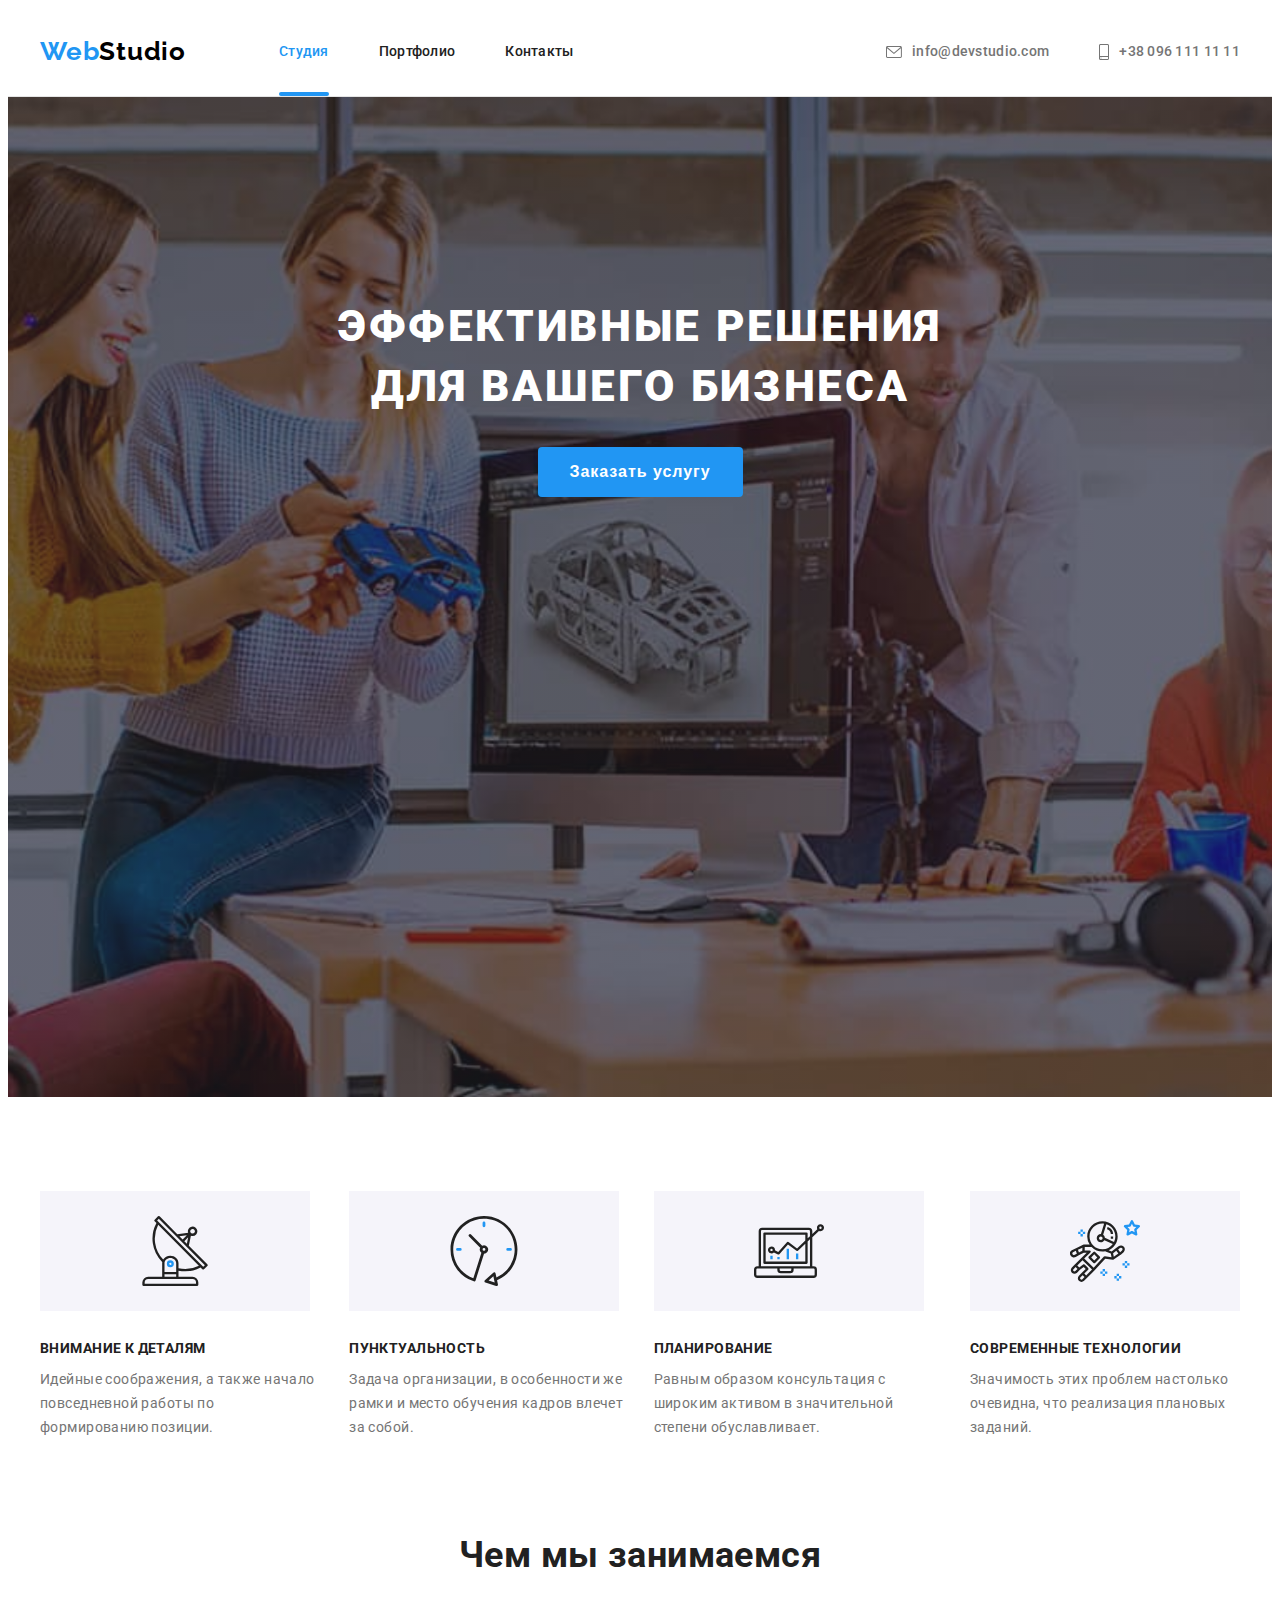
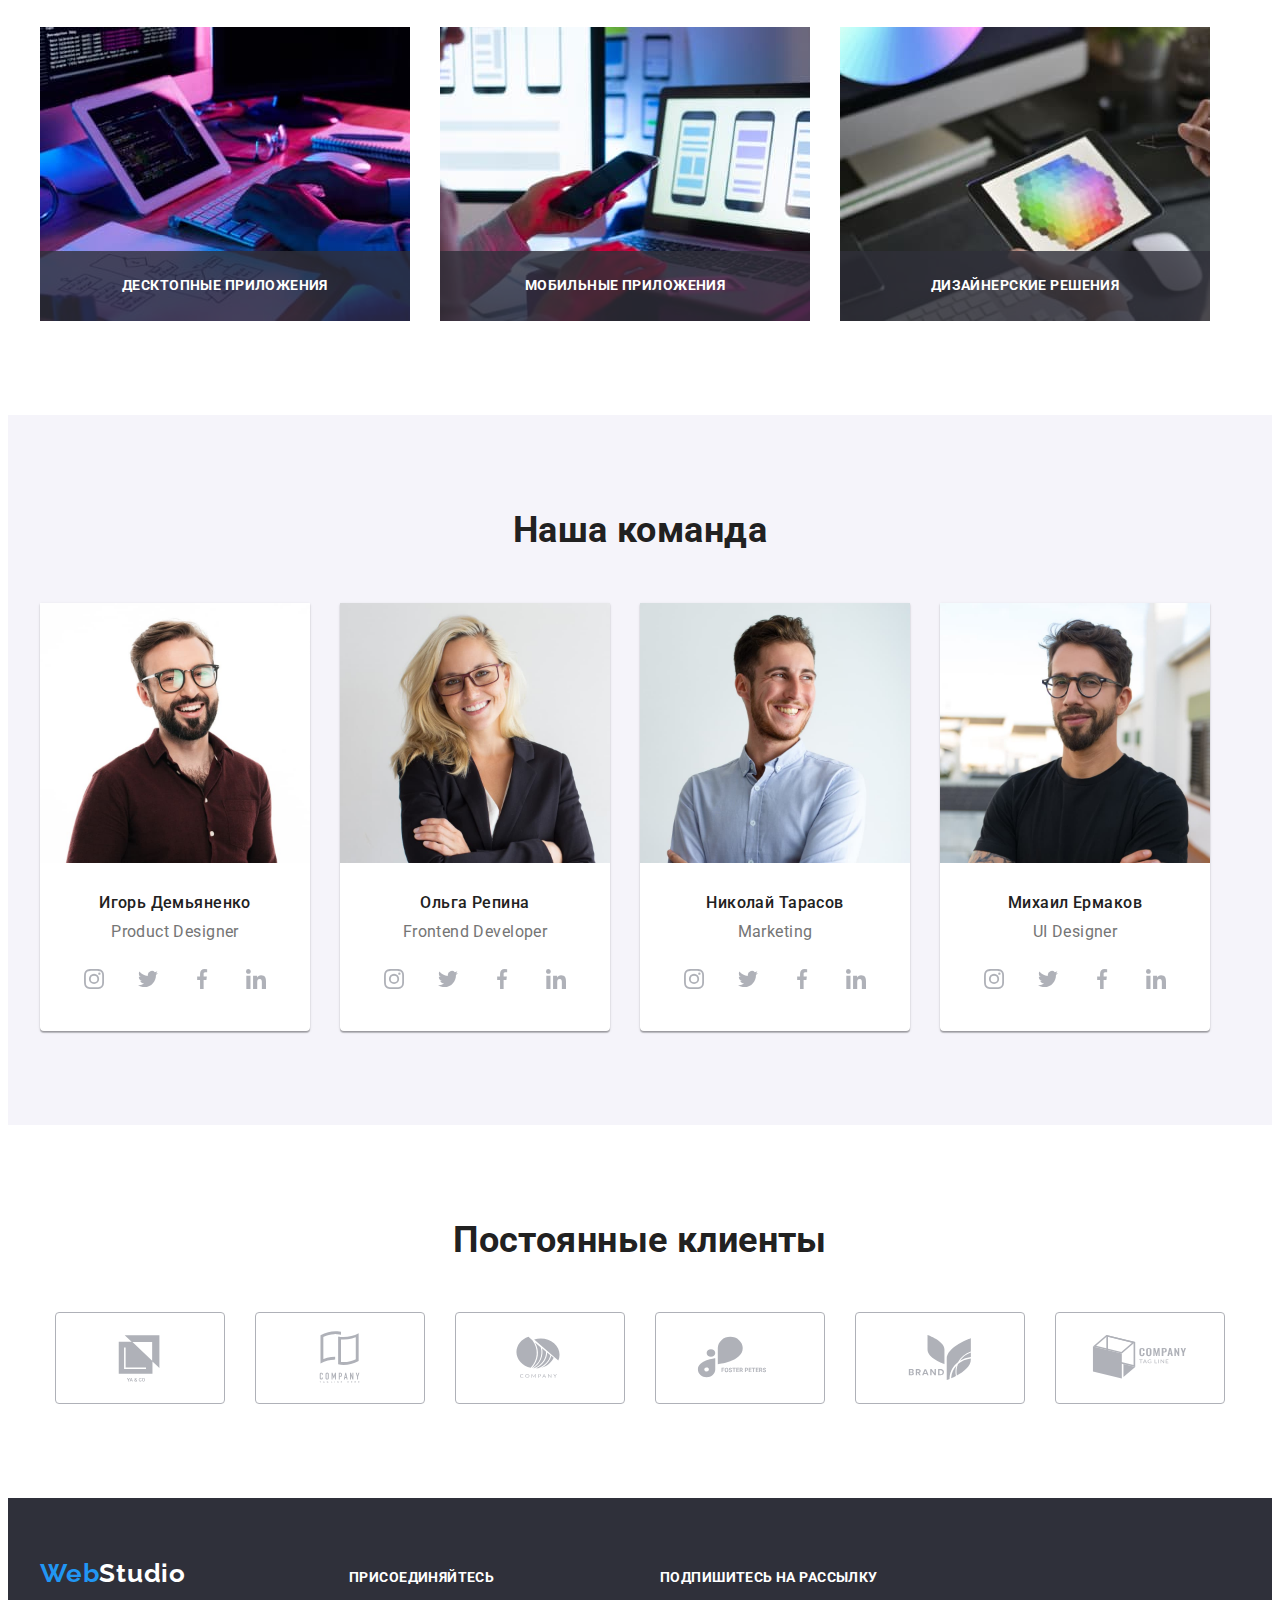
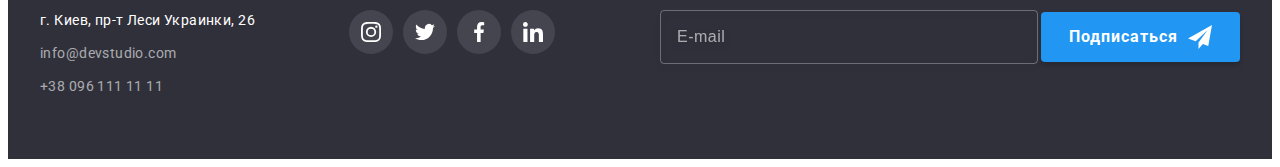
<file: index.html>
<!DOCTYPE html>
<html lang="ru">
<head>
    <meta charset="UTF-8">
    <meta http-equiv="X-UA-Compatible" content="IE=edge">
    <meta name="viewport" content="width=device-width, initial-scale=1.0">
    <title>Вебстудия</title>
    <link rel="preconnect" href="https://fonts.gstatic.com">
    <link href="https://fonts.googleapis.com/css2?family=Raleway:wght@700&family=Roboto:wght@400;500;700;900&display=swap"
        rel="stylesheet">
    <link rel="stylesheet" href="https://cdnjs.cloudflare.com/ajax/libs/modern-normalize/1.1.0/modern-normalize.min.css" 
        integrity="sha512-wpPYUAdjBVSE4KJnH1VR1HeZfpl1ub8YT/NKx4PuQ5NmX2tKuGu6U/JRp5y+Y8XG2tV+wKQpNHVUX03MfMFn9Q==" 
        crossorigin="anonymous" referrerpolicy="no-referrer"/>
    <link rel="stylesheet" href="./css/style.css">
</head>
<body class="page-body">
    <header class="header">
        <div class="container header-container">
            <nav class="header-navigation">
                <a href="./index.html" class="logo">Web<span class="header-logo">Studio</span></a>
                <ul class="site-nav list">
                    <li class="header-item"><a href="./index.html" class="link current">Студия</a></li>
                    <li class="header-item"><a href="./portpholio.html" class="link">Портфолио</a></li>
                    <li class="header-item"><a href="" class="link">Контакты</a></li>
                
                </ul>
            </nav>
            <ul class="contacts-nav list">
                <li class="contacts-mail">
                    <a href="mailto:info@devstudio.com" class="mail">
                        <svg class="mail-icon">
                            <use href="./images/svg/icons.svg#mail"></use>
                        </svg>
                        info@devstudio.com
                        
                    </a>
                </li>
                <li class="contacts-phone">
                    <a href="tel:+380961111111" class="phone">
                        <svg class="phone-icon">
                            <use href="./images/svg/icons.svg#smartphone"></use>
                        </svg>
                        +38 096 111 11 11</a>
                </li>
            </ul>
        </div>
    </header>


    <main>
        <!--Hero-->
        <section class="hero">
            <h1 class="hero-title">Эффективные решения для вашего бизнеса</h1>
            <button type="button" class="primary-button" data-modal-open>Заказать услугу</button>
        </section>

        <!--Our advantages-->
        <section class="section">
            <div class="container">
                <h2 class="visually-hidden">Наши преимущества</h2>
                    <ul class="advantages">
                        <li class="item advantages-item">
                            <div class="item-icon">
                                <svg class="icon-antena" 
                                    width=70 
                                    height=70>
                                    <use href="images/svg/icons.svg#antenna"></use>
                                </svg>
                            </div>
                            <h3 class="title">Внимание к деталям</h3>
                            <p>Идейные соображения, а также начало повседневной работы по формированию позиции.</p>
                        </li>

                        <li class="item advantages-item icon-clock">
                            <div class="item-icon">
                                <svg class="icon-antena"
                                    width=70 
                                    height=70>
                                    <use href="images/svg/icons.svg#clock"></use>
                                </svg>
                            </div>
                            <h3 class="title">Пунктуальность</h3>
                            <p>Задача организации, в особенности же рамки и место обучения кадров влечет за собой.</p>
                        </li>

                        <li class="item advantages-item icon-diagram">
                            <div class="item-icon">
                                <svg class="icon-antena" width=70 height=70>
                                    <use href="images/svg/icons.svg#diagram"></use>
                                </svg>
                            </div>
                            <h3 class="title">Планирование</h3>
                            <p>Равным образом консультация с широким активом в значительной степени обуславливает.</p>
                        </li>

                        <li class="item advantages-item icon-austronaut">
                            <div class="item-icon">
                                <svg class="icon-antena" width=70 height=70>
                                    <use href="images/svg/icons.svg#astronaut"></use>
                                </svg>
                            </div>
                            <h3 class="title">Современные технологии</h3>
                            <p>Значимость этих проблем настолько очевидна, что реализация плановых заданий.</p>
                        </li>
                    </ul>
            </div>    
        </section>

        <!--Our features-->
        <section class="section features-section">
            <div class="container">
                <h2 class="section-title">Чем мы занимаемся</h2>
                <ul class="features list">
                    <li class="features-item">
                            <img src="./images/our_servises/box_1.jpg" width="370" height="294" alt="программирование">
                            <p class="features-text">Десктопные приложения</p>
                    </li>
                    <li class="features-item">
                            <img src="./images/our_servises/box_2.jpg" width="370" height="294" alt="мобильные приложения">
                            <p class="features-text">Мобильные приложения</p>
                    </li>
                    <li class="features-item">
                            <img src="./images/our_servises/box_3.jpg" width="370" height="294" alt="оформление">
                            <p class="features-text">Дизайнерские решения</p>
                    </li>
                </ul>
            </div>
        </section>

        <!--Our team-->
        <section class="section section-team">
            <div class="container">
                <h2 class="section-title  our-team">Наша команда</h2>
                    <ul class="team list">
                        <li class="team-item">
                            <img src="./images/our_team/img1.jpg" width="270" height="260" alt="Игорь Демьяненко">

                            <div class="team-item-bottom">
                                <h3 class="member">Игорь Демьяненко</h3>
                                <p class="member-domain">Product Designer</p>
                                <ul class="team-social-list">
                                    <li class="team-social-item">
                                        <a href="" class="team-social-link">
                                            <svg class="team-social-icon"
                                                width=20 
                                                height=20
                                            >
                                                <use href="./images/svg/icons.svg#instagram">

                                                </use>
                                            </svg>
                                        </a>
                                    </li>

                                    <li class="team-social-item">
                                        <a href="" class="team-social-link">
                                            <svg class="team-social-icon" width=20 height=20>
                                                <use href="./images/svg/icons.svg#twitter">
                                            
                                                </use>
                                            </svg>
                                        </a>
                                    </li>

                                    <li class="team-social-item">
                                        <a href="" class="team-social-link">
                                            <svg class="team-social-icon" width=20 height=20>
                                                <use href="./images/svg/icons.svg#facebook">
                                            
                                                </use>
                                            </svg>
                                        </a>
                                    </li>

                                    <li class="team-social-item">
                                        <a href="" class="team-social-link">
                                            <svg class="team-social-icon" width=20 height=20>
                                                <use href="./images/svg/icons.svg#linkedin">
                                            
                                                </use>
                                            </svg>
                                        </a>
                                    </li>
                                </ul>
                            </div>
                        </li>

                        <li class="team-item">
                            <img src="./images/our_team/img2.jpg" width="270" height="260" alt="Ольга Репина">

                            <div class="team-item-bottom">
                                <h3 class="member">Ольга Репина</h3>
                                <p class="member-domain">Frontend Developer</p>
                                <ul class="team-social-list">
                                    <li class="team-social-item">
                                        <a href="" class="team-social-link">
                                            <svg class="team-social-icon" width=20 height=20>
                                                <use href="./images/svg/icons.svg#instagram">
                                
                                                </use>
                                            </svg>
                                        </a>
                                    </li>
                                
                                    <li class="team-social-item">
                                        <a href="" class="team-social-link">
                                            <svg class="team-social-icon" width=20 height=20>
                                                <use href="./images/svg/icons.svg#twitter">
                                
                                                </use>
                                            </svg>
                                        </a>
                                    </li>
                                
                                    <li class="team-social-item">
                                        <a href="" class="team-social-link">
                                            <svg class="team-social-icon" width=20 height=20>
                                                <use href="./images/svg/icons.svg#facebook">
                                
                                                </use>
                                            </svg>
                                        </a>
                                    </li>
                                
                                    <li class="team-social-item">
                                        <a href="" class="team-social-link">
                                            <svg class="team-social-icon" width=20 height=20>
                                                <use href="./images/svg/icons.svg#linkedin">
                                
                                                </use>
                                            </svg>
                                        </a>
                                    </li>
                                </ul>
                                
                            </div>
                        </li>

                        <li class="team-item">
                            <img src="./images/our_team/img3.jpg" width="270" height="260" alt="Николай Тарасов">

                            <div class="team-item-bottom">
                                <h3 class="member">Николай Тарасов</h3>
                                <p class="member-domain">Marketing</p>
                                <ul class="team-social-list">
                                    <li class="team-social-item">
                                        <a href="" class="team-social-link">
                                            <svg class="team-social-icon" width=20 height=20>
                                                <use href="./images/svg/icons.svg#instagram">
                                
                                                </use>
                                            </svg>
                                        </a>
                                    </li>
                                
                                    <li class="team-social-item">
                                        <a href="" class="team-social-link">
                                            <svg class="team-social-icon" width=20 height=20>
                                                <use href="./images/svg/icons.svg#twitter">
                                
                                                </use>
                                            </svg>
                                        </a>
                                    </li>
                                
                                    <li class="team-social-item">
                                        <a href="" class="team-social-link">
                                            <svg class="team-social-icon" width=20 height=20>
                                                <use href="./images/svg/icons.svg#facebook">
                                
                                                </use>
                                            </svg>
                                        </a>
                                    </li>
                                
                                    <li class="team-social-item">
                                        <a href="" class="team-social-link">
                                            <svg class="team-social-icon" width=20 height=20>
                                                <use href="./images/svg/icons.svg#linkedin">
                                
                                                </use>
                                            </svg>
                                        </a>
                                    </li>
                                </ul>
                            </div>
                        </li>

                        <li class="team-item">
                            <img src="./images/our_team/img4.jpg" width="270" height="260" alt="Михаил Ермаков">

                            <div class="team-item-bottom">
                                <h3 class="member">Михаил Ермаков</h3>
                                <p class="member-domain">UI Designer</p>
                                <ul class="team-social-list">
                                    <li class="team-social-item">
                                        <a href="" class="team-social-link">
                                            <svg class="team-social-icon" width=20 height=20>
                                                <use href="./images/svg/icons.svg#instagram">
                                
                                                </use>
                                            </svg>
                                        </a>
                                    </li>
                                
                                    <li class="team-social-item">
                                        <a href="" class="team-social-link">
                                            <svg class="team-social-icon" width=20 height=20>
                                                <use href="./images/svg/icons.svg#twitter">
                                
                                                </use>
                                            </svg>
                                        </a>
                                    </li>
                                
                                    <li class="team-social-item">
                                        <a href="" class="team-social-link">
                                            <svg class="team-social-icon" width=20 height=20>
                                                <use href="./images/svg/icons.svg#facebook">
                                
                                                </use>
                                            </svg>
                                        </a>
                                    </li>
                                
                                    <li class="team-social-item">
                                        <a href="" class="team-social-link">
                                            <svg class="team-social-icon" width=20 height=20>
                                                <use href="./images/svg/icons.svg#linkedin">
                                
                                                </use>
                                            </svg>
                                        </a>
                                    </li>
                                </ul>
                            </div>
                        </li>
                        
                    </ul>
            </div>
        </section>

        <!--Our clients-->
        <section class="section">
            <div class="container">
                <h2 class="section-title our-clients">Постоянные клиенты</h2>
                <ul class="clients list">
                    <li class="clients-item">
                        <a href="" class="clients-link">
                            <svg class="clients-icon"
                            width=106
                            height=60
                            >
                                <use href="./images/svg/icons.svg#Logo1">

                                </use>
                            </svg>
                        </a>
                    </li>
                    <li class="clients-item">
                        <a href="" class="clients-link">
                            <svg class="clients-icon"
                            width=106
                            height=60
                            >
                                <use href="./images/svg/icons.svg#Logo2">

                                </use>
                            </svg>
                        </a>
                    </li>
                    <li class="clients-item">
                        <a href="" class="clients-link">
                            <svg class="clients-icon"
                            width=106
                            height=60
                            >
                                <use href="./images/svg/icons.svg#Logo3">

                                </use>
                            </svg>
                        </a>
                    </li>
                    <li class="clients-item">
                        <a href="" class="clients-link">
                            <svg class="clients-icon"
                            width=106
                            height=60
                            >
                                <use href="./images/svg/icons.svg#Logo4">

                                </use>
                            </svg>
                        </a>
                    </li>
                    <li class="clients-item">
                        <a href="" class="clients-link">
                            <svg class="clients-icon"
                            width=106
                            height=60
                            >
                                <use href="./images/svg/icons.svg#Logo5">

                                </use>
                            </svg>
                        </a>
                    </li>
                    <li class="clients-item">
                        <a href="" class="clients-link">
                            <svg class="clients-icon"
                            width=106
                            height=60
                            >
                                <use href="./images/svg/icons.svg#Logo6">

                                </use>
                            </svg>
                        </a>
                    </li>
                </ul>
            </div>
        </section>
    </main>

    <footer class="section-footer">
        <div class="container footer">
                <div>
                <a href="./index.html" class="logo">Web<span class="footer-logo">Studio</span></a>
                    <address>
                        <ul class="contacts-footer list">
                            <li class="contacts-footer-item">
                                <a href="https://goo.gl/maps/aXf4JFMNbya1GtzN9" target="_blank" rel="noopener noreferrer" class="address">г. Киев, пр-т Леси Украинки, 26</a>
                            </li>

                            <li class="contacts-footer-item">
                                <a href="mailto:info@devstudio.com" class="mail">info@devstudio.com</a>
                            </li>

                            <li class="contacts-footer-item">
                                <a href="tel:+380961111111" class="phone">+38 096 111 11 11</a>
                            </li>
                        </ul>
                    </address>
                </div>

                <div class="social-section">
                    <b class="title-social">присоединяйтесь</b>
                    <ul class="social-list">
                        <li class="social-item">
                            <a href="" class="social-link">
                                <svg class="social-icon"
                                width=20
                                height=20
                                >
                                    <use href="./images/svg/icons.svg#instagram">
                                    </use>
                                </svg>
                            </a>
                        </li>

                        <li class="social-item">
                            <a href="" class="social-link">
                                <svg class="social-icon" width=20 height=20>
                                    <use href="./images/svg/icons.svg#twitter">
                        
                                    </use>
                                </svg>
                            </a>
                        </li>

                        <li class="social-item">
                            <a href="" class="social-link">
                                <svg class="social-icon" width=20 height=20>
                                    <use href="./images/svg/icons.svg#facebook">
                        
                                    </use>
                                </svg>
                            </a>
                        </li>

                        <li class="social-item">
                            <a href="" class="social-link">
                                <svg class="social-icon" width=20 height=20>
                                    <use href="./images/svg/icons.svg#linkedin">
                        
                                    </use>
                                </svg>
                            </a>
                        </li>
                    </ul>
                </div>
                <div class="footer-form">
                    <b class="title-social">Подпишитесь на рассылку</b>
                    <form class="form">
                        
                        <input type="text" name="email" placeholder="E-mail" id="email">
                        <button type="submit" class="btn-subscribe">
                            <span>Подписаться</span>
                            <svg class="subscribe-icon" width="24" height="24">
                                <use href="./images/svg/icons.svg#icon-send"></use>
                            </svg>
                        </button>
                    </form>
                </div>
            </div>
    </footer>
        <div class="backdrop is-hidden" data-modal>
            <div class="modal">
                <button type="button" class="close-button" data-modal-close>
                    
                    <svg width="11" height="11">
                        <use href="./images/svg/icons.svg#icon-vector"></use>
                    </svg>
                </button>
                    <p class="modal-title">Оставьте свои данные, мы вам перезвоним</p>
                    <form>
                        <label class="form-field">
                            <span class="form-title">Имя</span>
                            <span class="input-wrap">
                                <input type="text" class="form-input">
                                <svg class="form-icon" width="18" height="18">
                                    <use href="./images/svg/icons.svg#icon-person"></use>
                                </svg>
                            </span>
                        </label>

                        <label class="form-field">
                            <span class="form-title">Телефон</span>
                            <span class="input-wrap">
                                <input type="text" class="form-input">
                                <svg class="form-icon" width="18" height="18">
                                    <use href="./images/svg/icons.svg#icon-phone"></use>
                                </svg>
                            </span>
                        </label>

                        <label class="form-field">
                            <span class="form-title">Почта</span>
                            <span class="input-wrap">
                                <input type="text" class="form-input">
                                <svg class="form-icon" width="18" height="18">
                                    <use href="./images/svg/icons.svg#icon-email"></use>
                                </svg>
                            </span>
                        </label>

                        <label class="textarea-wrap">Комментарий</label>
                            <textarea
                            placeholder="Введите текст"
                            class="form-wrap"></textarea>
                        
                        <div class="checkbox-field">
                            <input 
                                type="checkbox"
                                class="checkbox-input visually-hidden"
                                name="privacy" 
                                id="privacy">

                            <label for="privacy" class="checkbox-label">
                                <span>
                                    <svg class="check-icon" width="11" height="8">
                                        <use href="./images/svg/icons.svg#icon-check"></use>
                                    </svg>
                                </span>
                                Соглашаюсь с рассылкой и принимаю
                                <a href="Условия договора">Условия договора</a>
                            </label>
                        </div>
                        
                        <button type="submit" class="form-btn">Отправить</button>
                            
                    </form>

            </div>
        </div>

    <script src="./js/modal.js"></script>
</body>
</html>
</file>
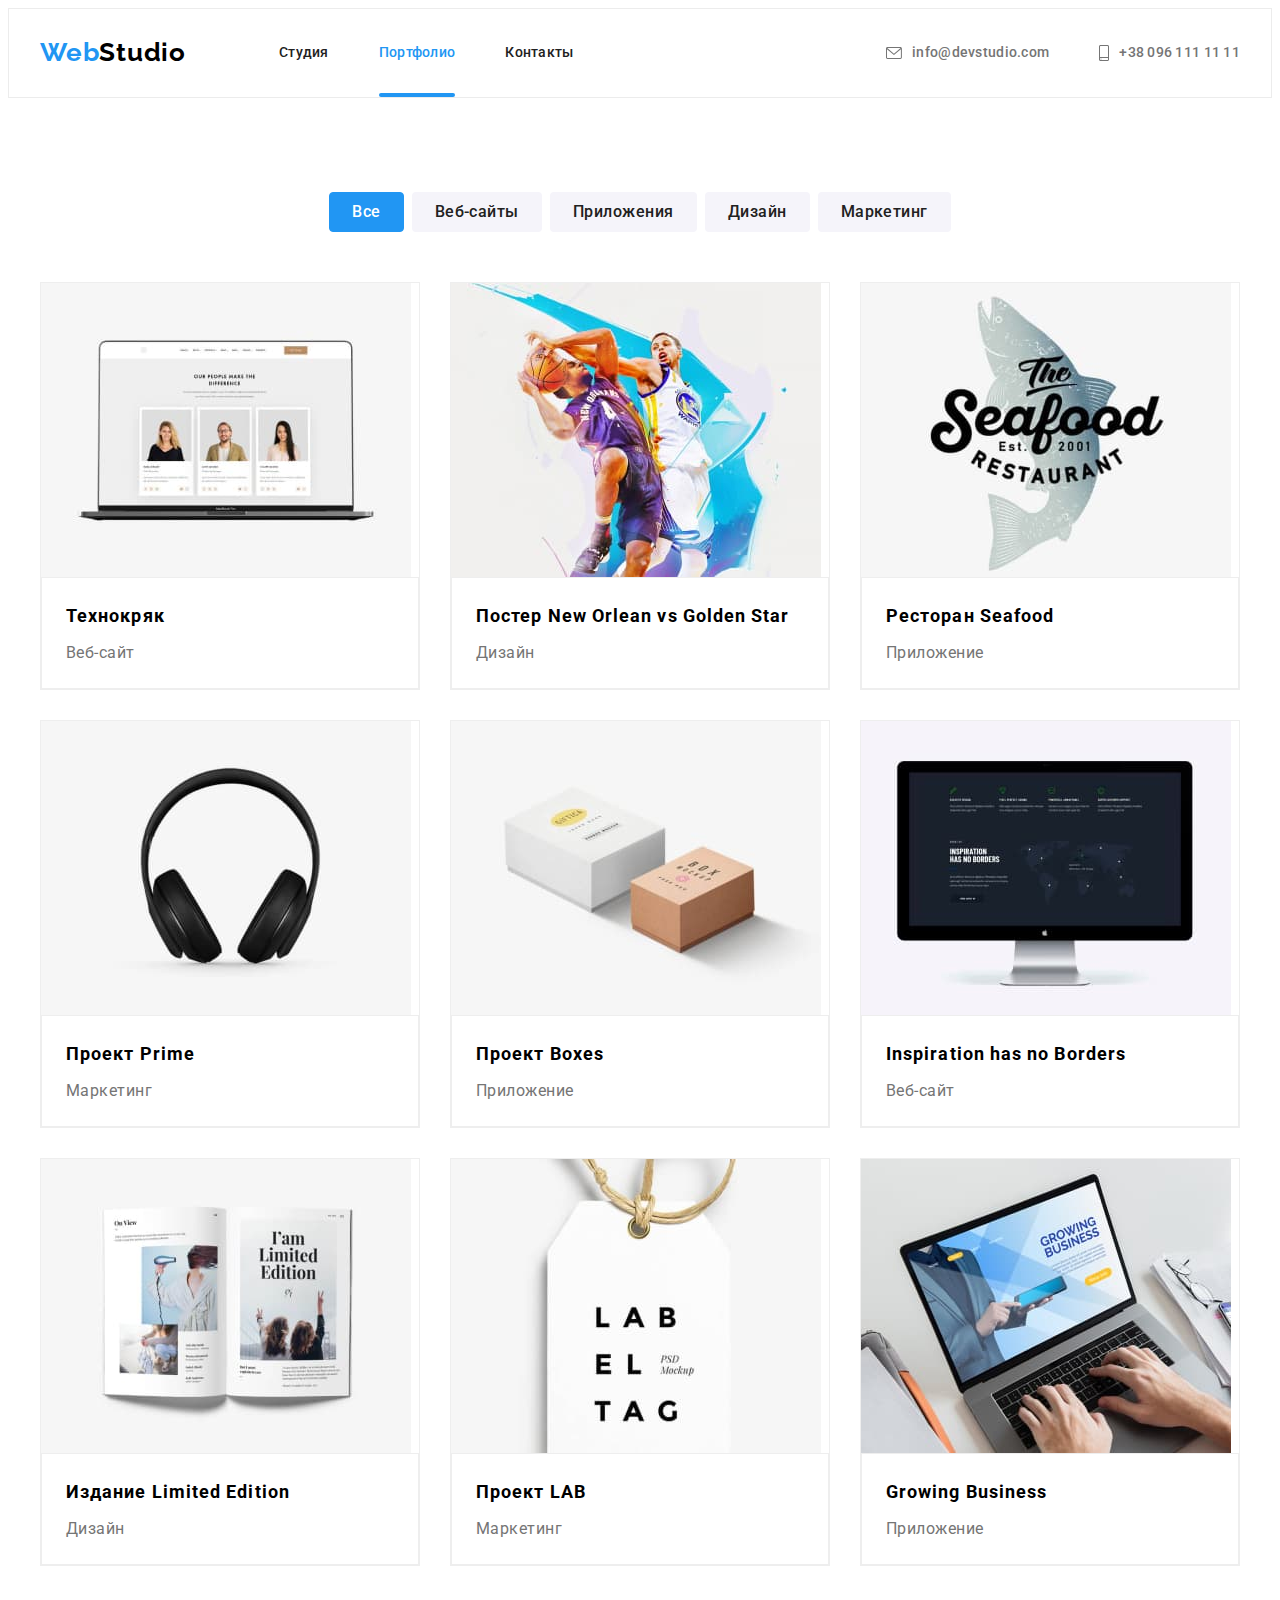
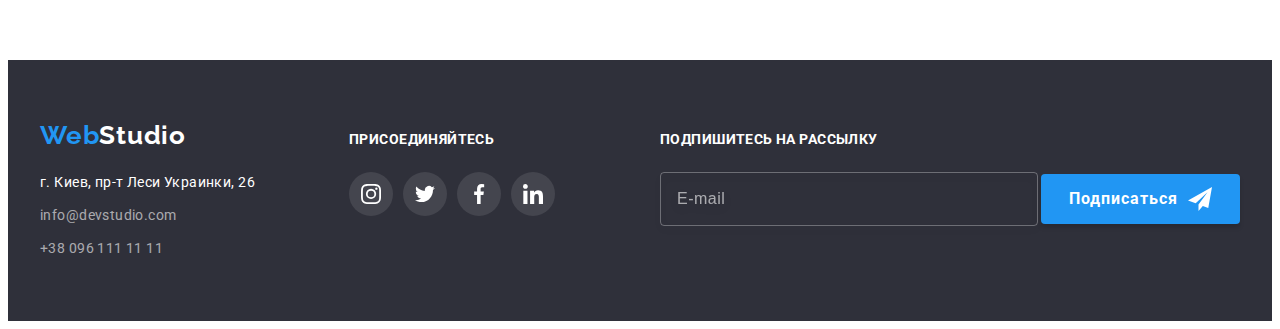
<file: portpholio.html>
<!DOCTYPE html>
<html lang="ru">
<head>
    <meta charset="UTF-8">
    <meta http-equiv="X-UA-Compatible" content="IE=edge">
    <meta name="viewport" content="width=device-width, initial-scale=1.0">
    <title>portpholio</title>
    <link rel="preconnect" href="https://fonts.gstatic.com">
    <link href="https://fonts.googleapis.com/css2?family=Raleway:wght@700&family=Roboto:wght@400;500;700;900&display=swap"
    rel="stylesheet">
    <link rel="stylesheet" href="https://cdnjs.cloudflare.com/ajax/libs/modern-normalize/1.1.0/modern-normalize.min.css"
        integrity="sha512-wpPYUAdjBVSE4KJnH1VR1HeZfpl1ub8YT/NKx4PuQ5NmX2tKuGu6U/JRp5y+Y8XG2tV+wKQpNHVUX03MfMFn9Q=="
        crossorigin="anonymous" referrerpolicy="no-referrer" />
    <link rel="stylesheet" href="./css/style.css">
</head>
<body class="page-body">
    <header class="header-portpholio">
        <div class="container header-container">
            <nav class="header-navigation">
                <a href="./index.html" class="logo">Web<span class="header-logo">Studio</span></a>
                <ul class="site-nav list">
                    <li class="header-item"><a href="./index.html" class="link">Студия</a></li>
                    <li class="header-item"><a href="./portpholio.html" class="link current">Портфолио</a></li>
                    <li class="header-item"><a href="" class="link">Контакты</a></li>
        
                </ul>
            </nav>
            <ul class="contacts-nav list">
                <li class="contacts-mail"><a href="mailto:info@devstudio.com" class="mail">
                    <svg class="mail-icon">
                        <use href="./images/svg/icons.svg#mail"></use>
                    </svg>
                    info@devstudio.com
                </a>
            </li>
                <li class="contacts-phone"><a href="tel:+380961111111" class="phone">
                    <svg class="phone-icon">
                        <use href="./images/svg/icons.svg#smartphone"></use>
                    </svg>
                    +38 096 111 11 11
                </a>
            </li>
            </ul>
        </div>
    </header>

    <main>
        <section class="section">
            <div class="container">
                <h1 class="visually-hidden">Наши работы</h1>
                <ul class="list portpholio-nav">
                    <li class="nav-btn">
                        <button type="button" class="special-button btn">Все</button>
                    </li>
                    <li class="nav-btn">
                        <button type="button" class="secondary-button btn">Веб-сайты</button>
                    </li>
                    <li class="nav-btn">
                        <button type="button" class="secondary-button btn">Приложения</button>
                    </li>
                    <li class="nav-btn">
                        <button type="button" class="secondary-button btn">Дизайн</button>
                    </li>
                    <li class="nav-btn">
                        <button type="button" class="secondary-button btn">Маркетинг</button>
                    </li>
                </ul>

                <ul class="list card-set">
                    <li class="item">
                        <a href="" class="link card">

                            <div class="card-img">
                                <img src="./portpholio/1.jpg" width="370" height="294" alt="ноутбук">
                                <p class="card-img-text">Технокряк это современная площадка распространения коронавируса. Компании используют эту платформу для цифрового
                                шпионажа и атак на защищённые сервера конкурентов.</p>
                            </div>
                            
                            <div class="card-content">
                                <h2 class="link-title">Технокряк</h2>
                                <p class="card-text">Веб-сайт</p>
                            </div>
                        </a>
                    </li>
                    <li class="item">
                        <a href="" class="link card">

                            <div class="card-img">
                                <img src="./portpholio/2.jpg" width="370" height="294" alt="люди">
                                <p class="card-img-text">Технокряк это современная площадка распространения коронавируса. Компании используют эту
                                    платформу для цифрового
                                    шпионажа и атак на защищённые сервера конкурентов.</p>
                            </div>
                            <div class="card-content">
                                <h2 class="link-title">Постер New Orlean vs Golden Star</h2>
                                <p class="card-text">Дизайн</p>
                            </div>
                        </a>
                    </li>
                    <li class="item">
                        <a href="" class="link card">

                            <div class="card-img">
                                <img src="./portpholio/3.jpg" width="370" height="294" alt="ресторан">
                                <p class="card-img-text">Технокряк это современная площадка распространения коронавируса. Компании используют эту
                                    платформу для цифрового
                                    шпионажа и атак на защищённые сервера конкурентов.</p>
                            </div>
                            <div class="card-content">
                                <h2 class="link-title">Ресторан Seafood</h2>
                                <p class="card-text">Приложение</p>
                            </div>
                        </a>
                    </li>
                    <li class="item">
                        <a href="" class="link card">

                            <div class="card-img">
                                <img src="./portpholio/4.jpg" width="370" height="294" alt="наушники">
                                <p class="card-img-text">Технокряк это современная площадка распространения коронавируса. Компании используют эту
                                    платформу для цифрового
                                    шпионажа и атак на защищённые сервера конкурентов.</p>
                            </div>
                            <div class="card-content">
                                <h2 class="link-title">Проект Prime</h2>
                                <p class="card-text">Маркетинг</p>
                            </div>
                        </a>
                    </li>
                    <li class="item">
                        <a href="" class="link card">

                            <div class="card-img">
                                <img src="./portpholio/5.jpg" width="370" height="294" alt="коробки">
                                <p class="card-img-text">Технокряк это современная площадка распространения коронавируса. Компании используют эту
                                    платформу для цифрового
                                    шпионажа и атак на защищённые сервера конкурентов.</p>
                            </div>
                            <div class="card-content">
                                <h2 class="link-title">Проект Boxes</h2>
                                <p class="card-text">Приложение</p>
                            </div>
                        </a>
                    </li>
                    <li class="item">
                        <a href="" class="link card">

                            <div class="card-img">
                                <img src="./portpholio/6.jpg" width="370" height="294" alt="монитор">
                                <p class="card-img-text">Технокряк это современная площадка распространения коронавируса. Компании используют эту
                                    платформу для цифрового
                                    шпионажа и атак на защищённые сервера конкурентов.</p>
                            </div>
                            <div class="card-content">
                                <h2 class="link-title">Inspiration has no Borders</h2>
                                <p class="card-text">Веб-сайт</p>
                            </div>
                        </a>
                    </li>
                    <li class="item">
                        <a href="" class="link card">

                            <div class="card-img">
                                <img src="./portpholio/7.jpg" width="370" height="294" alt="книги">
                                <p class="card-img-text">Технокряк это современная площадка распространения коронавируса. Компании используют эту
                                    платформу для цифрового
                                    шпионажа и атак на защищённые сервера конкурентов.</p>
                            </div>
                            <div class="card-content">
                                <h2 class="link-title">Издание Limited Edition</h2>
                                <p class="card-text">Дизайн</p>
                            </div>
                        </a>
                    </li>
                    <li class="item">
                        <a href="" class="link card">

                            <div class="card-img">
                                <img src="./portpholio/8.jpg" width="370" height="294" alt="лаб">
                                <p class="card-img-text">Технокряк это современная площадка распространения коронавируса. Компании используют эту
                                    платформу для цифрового
                                    шпионажа и атак на защищённые сервера конкурентов.</p>
                            </div>
                            <div class="card-content">
                                <h2 class="link-title">Проект LAB</h2>
                                <p class="card-text">Маркетинг</p>
                            </div>
                        </a>
                    </li>
                    <li class="item">
                        <a href="" class="link card">

                            <div class="card-img">
                                <img src="./portpholio/9.jpg" width="370" height="294" alt="бизнес">
                                <p class="card-img-text">Технокряк это современная площадка распространения коронавируса. Компании используют эту
                                    платформу для цифрового
                                    шпионажа и атак на защищённые сервера конкурентов.</p>
                            </div>
                            <div class="card-content">
                                <h2 class="link-title">Growing Business</h2>
                                <p class="card-text">Приложение</p>
                            </div>
                        </a>
                    </li>
                </ul>
            </div>
        </section>
    </main>


    <footer class="section-footer">
        <div class="container footer">
            <div>
                <a href="./index.html" class="logo">Web<span class="footer-logo">Studio</span></a>
                <address>
                    <ul class="contacts-footer list">
                        <li class="contacts-footer-item">
                            <a href="https://goo.gl/maps/aXf4JFMNbya1GtzN9" target="_blank" rel="noopener noreferrer"
                                class="address">г. Киев, пр-т Леси Украинки, 26</a>
                        </li>
    
                        <li class="contacts-footer-item">
                            <a href="mailto:info@devstudio.com" class="mail">info@devstudio.com</a>
                        </li>
    
                        <li class="contacts-footer-item">
                            <a href="tel:+380961111111" class="phone">+38 096 111 11 11</a>
                        </li>
                    </ul>
                </address>
            </div>
    
            <div class="social-section">
                <b class="title-social">присоединяйтесь</b>
                <ul class="social-list">
                    <li class="social-item">
                        <a href="" class="social-link">
                            <svg class="social-icon" width=20 height=20>
                                <use href="./images/svg/icons.svg#instagram">
                                </use>
                            </svg>
                        </a>
                    </li>
    
                    <li class="social-item">
                        <a href="" class="social-link">
                            <svg class="social-icon" width=20 height=20>
                                <use href="./images/svg/icons.svg#twitter">
    
                                </use>
                            </svg>
                        </a>
                    </li>
    
                    <li class="social-item">
                        <a href="" class="social-link">
                            <svg class="social-icon" width=20 height=20>
                                <use href="./images/svg/icons.svg#facebook">
    
                                </use>
                            </svg>
                        </a>
                    </li>
    
                    <li class="social-item">
                        <a href="" class="social-link">
                            <svg class="social-icon" width=20 height=20>
                                <use href="./images/svg/icons.svg#linkedin">
    
                                </use>
                            </svg>
                        </a>
                    </li>
                </ul>
            </div>
            
            <div class="footer-form">
                <b class="title-social">Подпишитесь на рассылку</b>
                <form class="form">
            
                    <input type="text" name="email" placeholder="E-mail" id="email">
                    <button type="submit" class="btn-subscribe">
                        <span>Подписаться</span>
                        <svg class="subscribe-icon" width="24" height="24">
                            <use href="./images/svg/icons.svg#icon-send"></use>
                        </svg>
                    </button>
                </form>
            </div>
        </div>
        
    </footer>
    
</body>
</html>
</file>
<file: css/style.css>
:root {
  --primary-text-color: #757575;
  --title-text-color: #212121;
  --accent-color: #2196f3;
  --primary-white-color: #ffffff;
  --primary-bg-color: #2f303a;
  --secondary-bg-color: #f5f4fa;
  --adrress-color: rgba(255, 255, 255, 0.6);
  --pure-black-color: #000000;
  --header-border-line: #e5e5e5;
  --icon-color: #afb1b8;
  --card-set-gap: 30px;
  --shadows: 0px 1px 3px rgba(0, 0, 0, 0.12), 0px 1px 1px rgba(0, 0, 0, 0.14),
    0px 2px 1px rgba(0, 0, 0, 0.2);
}

p,
h1,
h2,
h3,
h4,
h5,
h6 {
  margin: 0;
}

ul {
  list-style: none;
  margin: 0;
  padding: 0;
}

img {
  display: block;
  max-width: 100%;
  height: auto;
}

.section {
  padding: 94px 0;
}
.container {
  width: 1200px;
  padding-left: 15px;
  padding-right: 15px;
  margin: 0 auto;
}

.visually-hidden {
  position: absolute !important;
  clip: rect(1px, 1px, 1px, 1px);
  padding: 0 !important;
  border: 0 !important;
  height: 1px !important;
  width: 1px !important;
  overflow: hidden;
}
address {
  font-style: normal;
}

a {
  text-decoration: none;
}

.page-body {
  background-color: var(--primary-white-color);
  font-family: 'Roboto', sans-serif;
  color: var(--primary-text-color);
  font-size: 14px;
  letter-spacing: 0.03em;
  line-height: 1.71;
}

/* header */

.header {
  border-bottom: 1px solid var(--header-border-line);
}

.header-navigation {
  display: flex;
  align-items: center;
}

.header-container {
  display: flex;
  align-items: center;
}

.logo {
  margin-right: 93px;
}

.header-item:not(:last-child) {
  margin-right: 50px;
}

.logo {
  color: var(--accent-color);
  font-family: 'Raleway', sans-serif;
  font-weight: bold;
  font-size: 26px;
  line-height: 1.2;
  letter-spacing: 0.03em;
}

.header-logo {
  color: var(--pure-black-color);
}

.footer-logo {
  color: var(--primary-white-color);
}

/* site nav */

.site-nav {
  display: flex;
}

.site-nav .link {
  color: var(--title-text-color);
  transition: color 250ms cubic-bezier(0.4, 0, 0.2, 1);
}

.contacts-nav .mail,
.contacts-nav .phone,
.site-nav .link {
  display: flex;
  padding-bottom: 32px;
  padding-top: 32px;
}

/* site+contacts nav */

.site-nav .current,
.site-nav .link:hover,
.site-nav .link:focus,
.contacts-nav .mail:hover,
.contacts-nav .mail:focus,
.contacts-nav .phone:hover,
.contacts-nav .phone:focus {
  color: var(--accent-color);
}

.site-nav,
.contacts-nav {
  font-weight: 500;
  letter-spacing: 0.02em;
}

.site-nav .header-item {
  position: relative;
}

.current::after {
  content: '';
  width: 100%;
  height: 4px;
  border-radius: 2px;
  background-color: var(--accent-color);

  position: absolute;
  bottom: 0;
  left: 0;
}

/*contacts nav*/

.contacts-nav {
  display: flex;
  margin-left: auto;
}
.contacts-mail {
  margin-right: 50px;
}

.contacts-nav .mail,
.contacts-nav .phone {
  color: var(--primary-text-color);
  transition: color 250ms cubic-bezier(0.4, 0, 0.2, 1);
}

.mail {
  display: flex;
  align-items: center;
}

.phone {
  display: flex;
  align-items: center;
}

.mail-icon {
  width: 16px;
  height: 12px;
  fill: currentColor;
}

.phone-icon {
  width: 10px;
  height: 16px;
  fill: currentColor;
}

.mail-icon,
.phone-icon {
  margin-right: 10px;
}

/*Hero*/

.hero {
  max-width: 1600px;
  height: 600px;
  margin-left: auto;
  margin-right: auto;
  padding: 200px 0;
  background-image: linear-gradient(rgba(47, 48, 58, 0.4), rgba(47, 48, 58, 0.4)),
    url(../images/hero_background/Img.jpg);
  background-repeat: no-repeat;
  background-size: cover;
  background-position: center;
}

.hero-title {
  margin-left: auto;
  margin-right: auto;
}
.hero,
.section-footer {
  background-color: var(--primary-bg-color);
}

.hero-title {
  margin-bottom: 30px;
  width: 696px;
  color: var(--primary-white-color);
  font-weight: 900;
  font-size: 44px;
  line-height: 1.36;
  text-align: center;
  letter-spacing: 0.06em;
  text-transform: uppercase;
}

.primary-button,
.primary-button:hover,
.primary-button:focus {
  display: block;
  margin-left: auto;
  margin-right: auto;

  min-width: 200px;
  min-height: 50px;
  padding: 10px 32px;
  border-radius: 4px;
  border: transparent;

  background-color: var(--accent-color);
  color: var(--primary-white-color);
  font-weight: bold;
  font-size: 16px;
  line-height: 1.9;
  text-align: center;
  letter-spacing: 0.06em;
  cursor: pointer;
}

/*main*/

.advantages {
  display: flex;
}

.advantages .item:not(:last-child) {
  margin-right: 30px;
}

.advantages-item .item-icon {
  display: flex;
  justify-content: center;
  align-items: center;
  width: 270px;
  height: 120px;
  margin-bottom: 30px;
  background-color: var(--secondary-bg-color);
}
/*.advantages-item::before {
  display: block;
  content: '';
  height: 120px;
  background-repeat: no-repeat;
  background-position: center;
  background-color: var(--secondary-bg-color);
}


.icon-antena::before {
  background-image: url('../images/svg/icons.svg#antenna');
}

.icon-clock::before {
  background-image: url('../images/svg/clock.svg');
}

.icon-diagram::before {
  background-image: url('../images/svg/diagram.svg');
}

.icon-austronaut::before {
  background-image: url('../images/svg/astronaut.svg');
}*/

.section-title {
  color: var(--title-text-color);
  font-weight: bold;
  font-size: 36px;
  line-height: 1.2;
  text-align: center;
  padding-top: 0px;
  margin-bottom: 50px;
}

.title {
  margin-bottom: 12px;

  color: var(--title-text-color);
  font-weight: bold;
  font-size: 14px;
  line-height: 1.1;
  text-transform: uppercase;
}

/*our features*/

.features .features-item:not(:last-child) {
  margin-right: 30px;
}

.features-section {
  padding-top: 0;
}

.features.list {
  display: flex;
}
.features .features-item {
  position: relative;
}

.features-text {
  position: absolute;
  bottom: 0;
  left: 0;
  background: rgba(47, 48, 58, 0.8);

  display: flex;
  width: 100%;
  height: 70px;
  justify-content: center;
  align-items: center;
  font-weight: bold;
  font-size: 14px;
  text-transform: uppercase;

  color: var(--primary-white-color);
}

/*our team*/

.team {
  display: flex;
}

.team-item {
  background-color: var(--primary-white-color);
  box-shadow: var(--shadows);
  border-radius: 0px 0px 4px 4px;
}

.team .team-item:not(:last-child) {
  margin-right: 30px;
}

.section-team {
  background-color: var(--secondary-bg-color);

  padding-top: 94px;
  padding-bottom: 94px;
}

.team-item-bottom {
  padding-top: 30px;
  padding-bottom: 30px;
}
.team-social-list {
  display: flex;
  justify-content: center;
}

.team-social-item {
  width: 44px;
  height: 44px;
}
.team-social-item.team-social-item:not(:last-child) {
  margin-right: 10px;
}

.team-social-link {
  width: 100%;
  height: 100%;
  background-color: var(--primary-white-color);
  border-radius: 50%;
  display: flex;
  align-items: center;
  justify-content: center;
  color: var(--icon-color);
  transition: background-color 250ms cubic-bezier(0.4, 0, 0.2, 1);
}

.team-social-icon {
  fill: currentColor;
}

.team-social-link:hover,
.team-social-link:focus {
  background-color: var(--accent-color);
  color: var(--primary-white-color);
}

/*.team-social-link:hover .team-social-icon,
.team-social-link:focus .team-social-icon {
  fill: var(--primary-white-color);
}*/

.member {
  margin-bottom: 10px;

  color: var(--title-text-color);
  font-weight: 500;
  font-size: 16px;
  line-height: 1.2;
  text-align: center;
}

.member-domain {
  font-size: 16px;
  line-height: 1.2;
  text-align: center;
  margin-bottom: 16px;
}

/*Our clients*/

.clients {
  display: flex;
  justify-content: center;
}

.clients-item {
  width: 170px;
  height: 92px;
}

.clients .clients-item:not(:last-child) {
  margin-right: 30px;
}

.clients-link {
  border: 1px solid var(--icon-color);
  box-sizing: border-box;
  border-radius: 4px;
  width: 100%;
  height: 100%;
  display: flex;
  align-items: center;
  justify-content: center;
  color: var(--icon-color);
  transition: color 250ms cubic-bezier(0.4, 0, 0.2, 1);
}

.clients-icon {
  fill: currentColor;
}

.clients-link:hover,
.clients-link:focus {
  border-color: var(--accent-color);
  color: var(--accent-color);
}

/*footer*/

.contacts-footer .contacts-footer-item:not(:last-child) {
  margin-bottom: 9px;
}

.section-footer .logo {
  display: block;
  margin-bottom: 20px;
}
.section-footer {
  padding-top: 60px;
  padding-bottom: 60px;
}

.address {
  color: var(--primary-white-color);
  transition: color 250ms cubic-bezier(0.4, 0, 0.2, 1);
}

.section-footer .mail,
.section-footer .phone {
  display: block;

  color: var(--adrress-color);
  transition: color 250ms cubic-bezier(0.4, 0, 0.2, 1);
}

.address:hover,
.address:focus,
.section-footer .mail:hover,
.section-footer .mail:focus,
.section-footer .phone:hover,
.section-footer .phone:focus {
  color: var(--accent-color);
}

.footer {
  display: flex;
  align-items: baseline;
}

.title-social {
  display: block;
  text-transform: uppercase;
  margin-bottom: 20px;
  color: var(--primary-white-color);
}

.social-section {
  margin-left: 70px;
}

.social-list .social-item:not(:last-child) {
  margin-right: 10px;
}

.social-list {
  display: flex;
}

.social-item .social-link {
  display: flex;
  justify-content: center;
  align-items: center;
  width: 44px;
  height: 44px;
  background-color: rgba(255, 255, 255, 0.1);
  border-radius: 50%;
  transition: background-color 250ms cubic-bezier(0.4, 0, 0.2, 1);
}

.social-icon {
  fill: var(--primary-white-color);
}

.social-item:hover .social-link,
.social-item .social-link:focus {
  background-color: var(--accent-color);
}

.footer-form {
  margin-left: auto;
}

.footer-form input {
  width: 358px;
  height: 50px;

  background-color: transparent;
  color: var(--primary-white-color);
  border: 1px solid rgba(255, 255, 255, 0.3);
  filter: drop-shadow(0px 4px 4px rgba(0, 0, 0, 0.15));
  border-radius: 4px;
  padding-left: 16px;

  font-size: 16px;
  line-height: 1.25;
  letter-spacing: 0.03em;
}
.footer-form input::placeholder {
  color: rgba(255, 255, 255, 0.6);
}

.btn-subscribe {
  display: inline-flex;
  align-items: center;
  justify-content: center;
  border-radius: 4px;
  border: transparent;
  padding: 10px 28px;
  font-family: 'Roboto';
  font-style: normal;
  font-weight: bold;
  font-size: 16px;
  line-height: 1.88;
  letter-spacing: 0.06em;
  color: var(--primary-white-color);
  background: var(--accent-color);
  box-shadow: 0px 4px 4px rgba(0, 0, 0, 0.15);
}

.subscribe-icon {
  overflow: visible;
  fill: var(--primary-white-color);
  margin-left: 10px;
}

/*portfolio*/
.header-portpholio {
  border: 1px solid #ececec;
}

.portpholio-nav {
  display: flex;
  justify-content: center;
  margin-bottom: 50px;
}

.portpholio-nav > .nav-btn:not(:last-child) {
  margin-right: 8px;
}

.portpholio-nav .btn:hover,
.portpholio-nav .btn:focus {
  box-shadow: 0px 3px 1px rgba(0, 0, 0, 0.1), 0px 1px 2px rgba(0, 0, 0, 0.08),
    0px 2px 2px rgba(0, 0, 0, 0.12);
}
.portpholio-nav .btn {
  transition: color 250ms cubic-bezier(0.4, 0, 0.2, 1),
    background-color 250ms cubic-bezier(0.4, 0, 0.2, 1),
    box-shadow 250ms cubic-bezier(0.4, 0, 0.2, 1);
}

.secondary-button {
  padding: 6px 22px;
  border-radius: 4px;
  border: 1px solid transparent;

  color: var(--title-text-color);
  background-color: var(--secondary-bg-color);
  font-family: Roboto;
  font-style: normal;
  font-weight: 500;
  font-size: 16px;
  line-height: 1.6;
  text-align: center;
  letter-spacing: 0.03em;
  cursor: pointer;
}

.secondary-button:hover,
.secondary-button:focus {
  background-color: var(--accent-color);
  color: var(--primary-white-color);
}

.special-button,
.special-button:hover,
.special-button:focus {
  padding: 6px 22px;
  border-radius: 4px;
  border: 1px solid var(--accent-color);

  color: var(--primary-white-color);
  background-color: var(--accent-color);
  font-family: Roboto;
  font-style: normal;
  font-weight: 500;
  font-size: 16px;
  line-height: 1.6;
  text-align: center;
  letter-spacing: 0.03em;
  cursor: pointer;
}

.card-set {
  display: flex;
  flex-wrap: wrap;
  margin-left: calc(-1 * var(--card-set-gap));
  margin-top: calc(-1 * var(--card-set-gap));
}

.card-set > .item {
  border: 1px solid #eeeeee;
  box-sizing: border-box;
  flex-basis: calc(100% / 3 - var(--card-set-gap));
  margin-left: var(--card-set-gap);
  margin-top: var(--card-set-gap);
}

.card-set .link:hover,
.card-set .link:focus {
  box-shadow: 0px 1px 1px rgba(0, 0, 0, 0.12), 0px 4px 4px rgba(0, 0, 0, 0.06),
    1px 4px 6px rgba(0, 0, 0, 0.16);
}

.card-set .link {
  display: block;
  color: var(--primary-text-color);
  font-size: 14px;
  line-height: 1.14;
  transition: box-shadow 250ms cubic-bezier(0.4, 0, 0.2, 1);
}

.card-content {
  padding: 20px 24px;
  border: 1px solid rgba(238, 238, 238, 1);
}

.link-title {
  margin-bottom: 4px;

  color: var(--pure-black-color);
  font-family: Roboto;
  font-style: normal;
  font-weight: bold;
  font-size: 18px;
  line-height: 2;
  letter-spacing: 0.06em;
}

.card-text {
  font-family: 'Roboto';
  font-style: normal;
  font-weight: 400;
  font-size: 16px;
  line-height: 1.88;
  letter-spacing: 0.03em;
  color: var(--primary-text-color);
}

.card-set .card-img {
  position: relative;
  overflow: hidden;
}

.card .card-img-text {
  background: rgba(33, 150, 243, 0.9);
  color: var(--primary-white-color);
  font-style: normal;
  line-height: 28px;
  font-size: 18px;
  letter-spacing: 0.03em;

  position: absolute;
  bottom: 0;
  left: 0;
  height: 100%;
  padding: 63px 24px;

  transform: translateY(100%);
  transition: transform 250ms cubic-bezier(0.4, 0, 0.2, 1);
}

.card-set > .item:hover .card-img-text {
  transform: translateY(0);
}

/* modal */

.backdrop {
  width: 100vw;
  height: 100vh;
  background: rgba(0, 0, 0, 0.2);

  position: fixed;
  top: 0;
  transition: opacity 250ms cubic-bezier(0.4, 0, 0.2, 1),
    visibility 250ms cubic-bezier(0.4, 0, 0.2, 1);
}

.backdrop.is-hidden .modal {
  transform: scale(0.5);
}

.modal {
  width: 528px;
  height: 581px;
  background: var(--primary-white-color);
  box-shadow: 0px 1px 3px rgba(0, 0, 0, 0.12), 0px 1px 1px rgba(0, 0, 0, 0.14),
    0px 2px 1px rgba(0, 0, 0, 0.2);
  border-radius: 4px;

  position: absolute;
  padding: 40px;
  top: 50%;
  left: 50%;
  transform: translate(-50%, -50%) scale(1);
  transition: transform 250ms cubic-bezier(0.4, 0, 0.2, 1);
}

.modal-title {
  margin-bottom: 12px;
  font-family: 'Roboto';
  font-style: normal;
  font-weight: bold;
  font-size: 20px;
  line-height: 1.15;
  text-align: center;
  letter-spacing: 0.03em;

  color: var(--title-text-color);
}

/*form*/

.form-field,
.textarea-wrap {
  display: block;
  font-size: 12px;
  line-height: 1.16;
  letter-spacing: 0.01em;
  cursor: pointer;
}
.form-field {
  margin-bottom: 10px;
}

.form-title {
  margin-bottom: 4px;
  display: flex;
}

.input-wrap {
  position: relative;
}

.form-icon {
  position: absolute;
  top: 50%;
  left: 15px;
  transform: translateY(-50%);
}

.form-field:focus-within {
  fill: var(--accent-color);
  transition: fill 250ms cubic-bezier(0.4, 0, 0.2, 1);
}
.textarea-wrap {
  margin-bottom: 4px;
}

.form-input,
.form-wrap {
  width: 100%;
  height: 40px;
  padding-left: 42px;
  border: 1px solid rgba(33, 33, 33, 0.2);
  border-radius: 4px;
  cursor: pointer;
  outline: none;
}
.form-input:focus-within,
.form-wrap:focus-within {
  border-color: var(--accent-color);
  transition: border-color 250ms cubic-bezier(0.4, 0, 0.2, 1);
}

.form-wrap {
  resize: none;

  height: 120px;
  padding: 12px 16px;
  margin-bottom: 20px;
}
.form-wrap::placeholder {
  color: rgba(117, 117, 117, 0.5);
}

.checkbox-field {
  display: block;
  margin-bottom: 30px;
}
.checkbox-label {
  cursor: pointer;
  display: flex;
  align-items: center;
  justify-content: center;
}

.checkbox-label span {
  width: 16px;
  height: 15px;
  border: 1px solid var(--title-text-color);
  border-radius: 2px;
  margin-right: 8px;
  display: inline-flex;
  align-items: center;
  justify-content: center;
}

.check-icon {
  fill: transparent;
}
.checkbox-input:checked + .checkbox-label span {
  background-color: var(--accent-color);
  border: none;
}
.checkbox-input:checked + .checkbox-label .check-icon {
  fill: var(--primary-white-color);
  transition: fill 250ms cubic-bezier(0.4, 0, 0.2, 1);
}

.checkbox-label a {
  color: var(--accent-color);
  text-decoration: underline;
}

.form-btn {
  width: 200px;
  height: 50px;
  background-color: #188ce8;
  color: var(--primary-white-color);
  box-shadow: 0px 4px 4px rgba(0, 0, 0, 0.15);
  border-radius: 4px;
  font-weight: 700;
  font-size: 16px;
  line-height: 1.88;
  letter-spacing: 0.06em;
  border-color: transparent;
  margin: 0 124px;
}

.close-button {
  background: transparent;
  width: 30px;
  height: 30px;
  border-radius: 50%;
  cursor: pointer;
  border: 1px solid rgba(0, 0, 0, 0.1);

  position: absolute;
  top: 8px;
  right: 8px;
}

.close-button:hover svg,
.close-button:focus svg {
  fill: var(--accent-color);
  transition: fill 250ms cubic-bezier(0.4, 0, 0.2, 1);
}

.is-hidden {
  opacity: 0;
  visibility: hidden;
  pointer-events: none;
}
</file>
